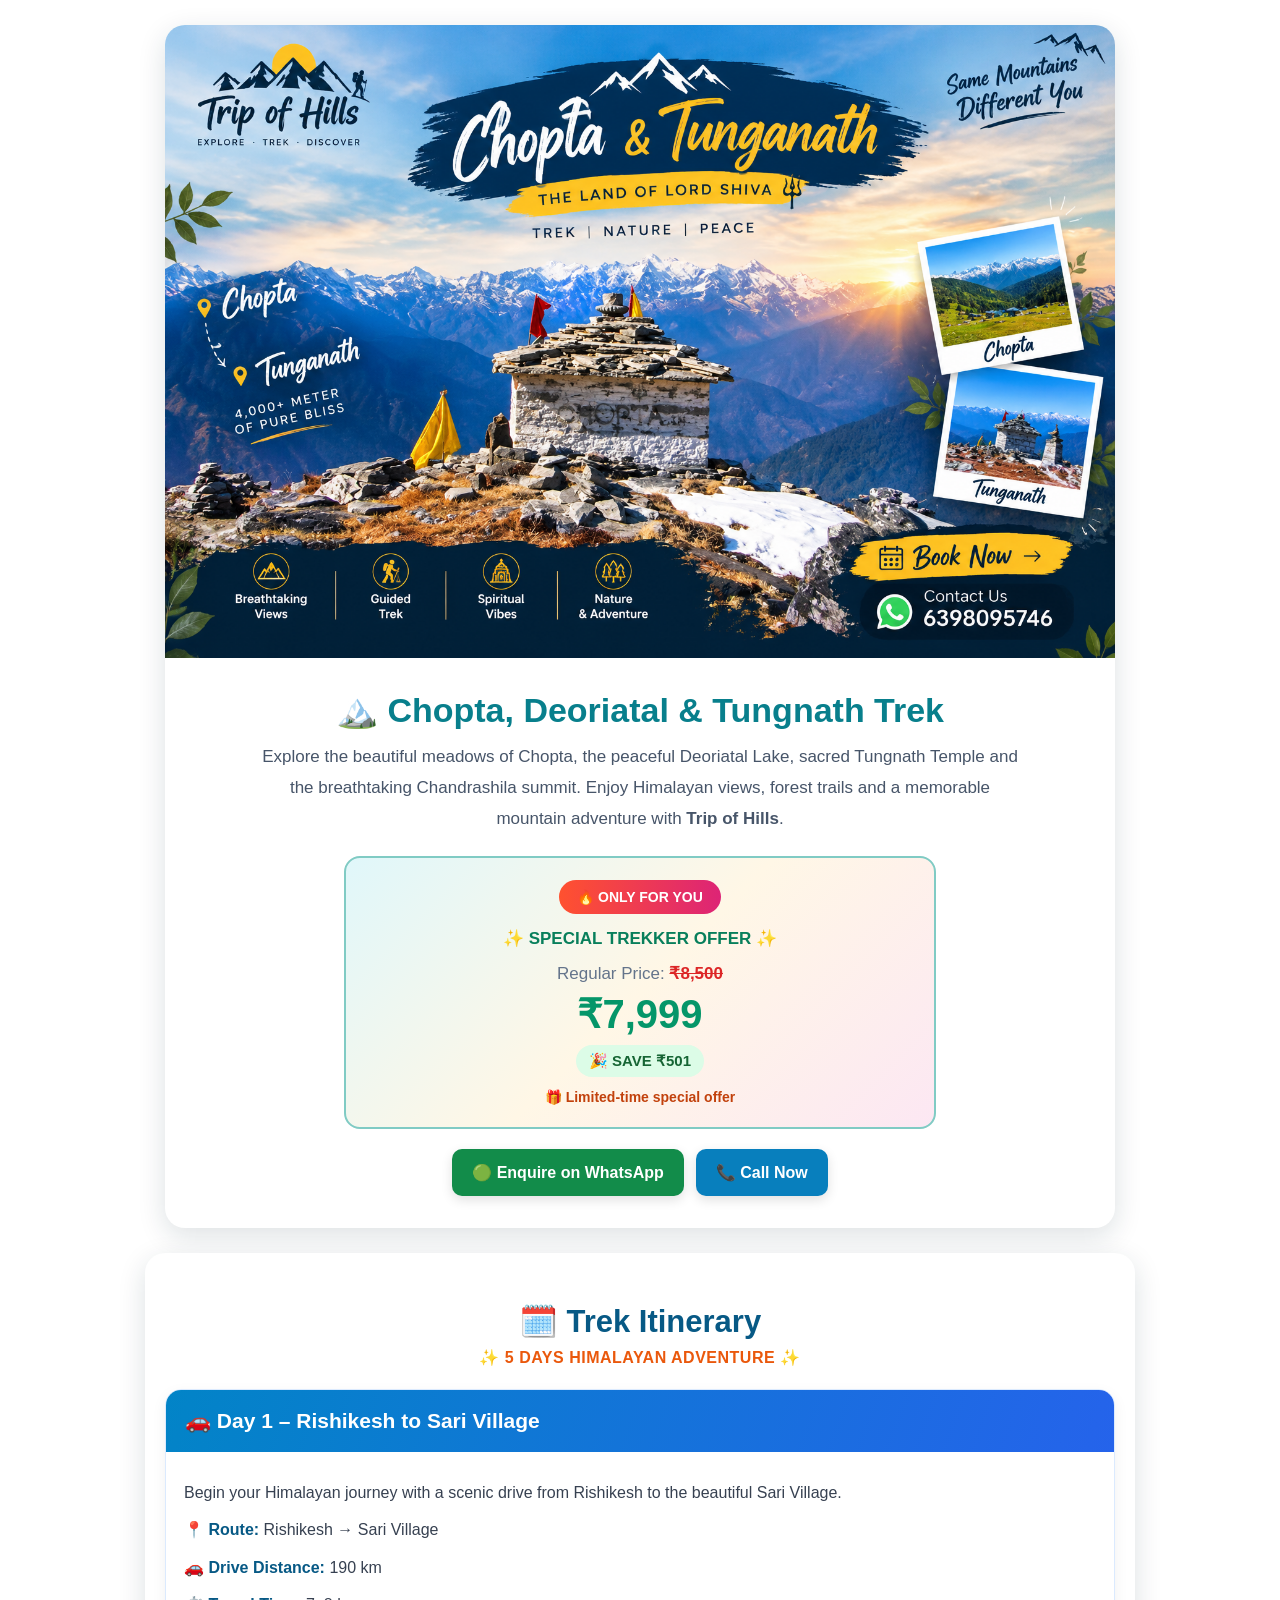
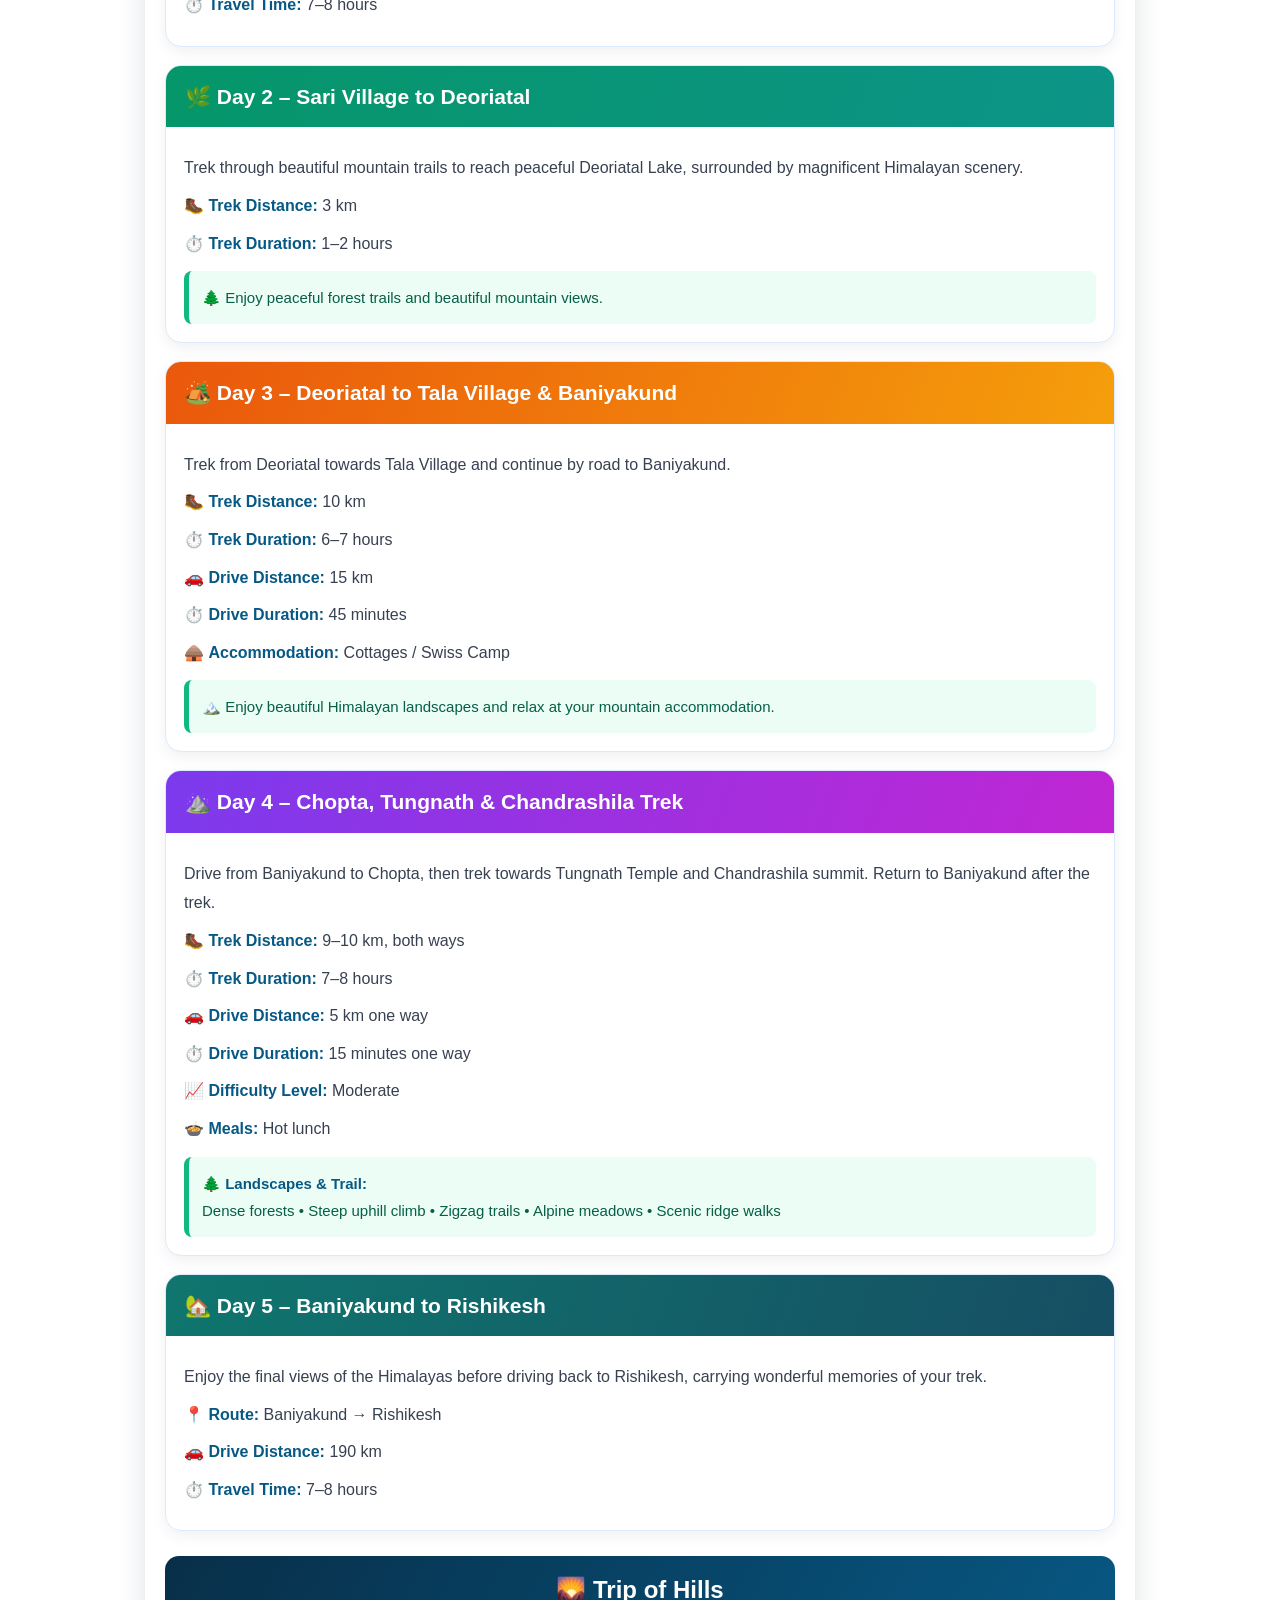
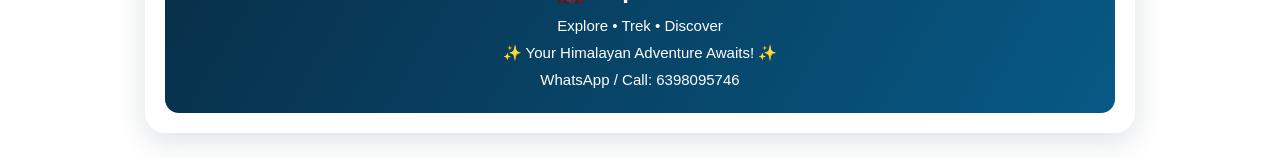
<file: chopta-tungnath-1.html>
<!DOCTYPE html>
<html lang="en">
<head>
<meta charset="UTF-8">
<meta name="viewport" content="width=device-width, initial-scale=1.0">
<title>Chopta &amp; Tungnath Trek | Trip of Hills</title>
<style>
/* Package card styling */
.package-card {
    max-width: 950px; margin: 25px auto; background:#fff; border-radius:20px;
    overflow:hidden; box-shadow:0 8px 28px rgba(15,45,60,.14);
    font-family:Arial,sans-serif; color:#243746;
}
.package-card > img {display:block;width:100%;height:auto;object-fit:cover}
.package-content {padding:24px;text-align:center}
.package-content h2 {font-size:clamp(25px,4vw,34px);color:#087f8c;margin:8px 0 12px;font-weight:900}
.package-description {font-size:17px;line-height:1.8;color:#475569;margin:0 auto 22px;max-width:760px}
.offer-price-box {
    background:linear-gradient(135deg,#e0f7fa,#fff7e6,#fce7f3);
    border:2px solid #80cbc4;border-radius:16px;padding:22px 14px;margin:20px auto;max-width:560px
}
.offer-badge {display:inline-block;background:linear-gradient(90deg,#ff512f,#dd2476);color:#fff;padding:9px 18px;border-radius:30px;font-weight:800;font-size:14px}
.special-label {display:block;margin-top:14px;font-size:17px;font-weight:900;color:#087f5b}
.old-price {display:block;margin-top:14px;font-size:17px;color:#64748b}
.old-price del {color:#dc2626;font-weight:800}
.price {display:block;margin-top:7px;font-size:clamp(32px,6vw,40px);font-weight:900;color:#059669}
.saving-badge {display:inline-block;background:#dcfce7;color:#166534;padding:7px 13px;margin-top:8px;border-radius:20px;font-size:15px;font-weight:800}
.offer-note {display:block;margin-top:12px;font-size:14px;color:#c2410c;font-weight:700}
.contact-buttons {display:flex;flex-wrap:wrap;justify-content:center;gap:12px;margin:20px 0 8px}
.contact-btn {display:inline-block;text-decoration:none;color:white;padding:14px 20px;border-radius:10px;font-weight:800;font-size:16px;box-shadow:0 4px 12px rgba(0,0,0,.12)}
.whatsapp-btn {background:#128c4a}.call-btn {background:#087fbd}
.section-title {font-size:clamp(24px,4vw,31px);font-weight:900;color:#075985;text-align:center;margin:30px 0 8px}
.section-subtitle {text-align:center;color:#ea580c;font-size:16px;font-weight:800;letter-spacing:.5px;margin:0 0 22px}
.trek-day {background:#fff;margin:18px 0;border-radius:16px;overflow:hidden;border:1px solid #dbeafe;box-shadow:0 5px 15px rgba(0,0,0,.06)}
.trek-day-title {padding:15px 19px;color:white;font-size:21px;font-weight:800;line-height:1.5}
.day-one{background:linear-gradient(110deg,#0284c7,#2563eb)}
.day-two{background:linear-gradient(110deg,#059669,#0d9488)}
.day-three{background:linear-gradient(110deg,#ea580c,#f59e0b)}
.day-four{background:linear-gradient(110deg,#7c3aed,#c026d3)}
.day-five{background:linear-gradient(110deg,#0f766e,#164e63)}
.trek-day-content{padding:18px}
.trek-day-content p{font-size:16px;color:#374151;line-height:1.85;margin:8px 0}
.trek-day-content strong{color:#075985}
.trek-highlight{background:#ecfdf5;border-left:5px solid #10b981;padding:13px;margin-top:13px;border-radius:8px;font-size:15px;color:#065f46;line-height:1.8}
.site-footer{text-align:center;margin-top:25px;padding:20px;border-radius:14px;background:linear-gradient(120deg,#082f49,#075985);color:#fff}
.site-footer h3{font-size:24px;margin:0 0 8px}.site-footer p{font-size:15px;line-height:1.8;margin:0}
@media(max-width:600px){.package-content{padding:16px}.package-description{font-size:16px}.trek-day-title{font-size:18px;padding:13px}.trek-day-content{padding:14px}.contact-btn{flex:1 1 100%;text-align:center}}
</style>
</head>
<body>

<!-- CHOPTA & TUNGNATH PACKAGE CARD -->
<div class="package-card">
  <img src="chopta-tungnath-poster.png" alt="Trip of Hills - Chopta and Tungnath poster">
  <div class="package-content">
    <h2>🏔️ Chopta, Deoriatal &amp; Tungnath Trek</h2>
    <p class="package-description">
      Explore the beautiful meadows of Chopta, the peaceful Deoriatal Lake,
      sacred Tungnath Temple and the breathtaking Chandrashila summit.
      Enjoy Himalayan views, forest trails and a memorable mountain adventure
      with <strong>Trip of Hills</strong>.
    </p>

    <div class="offer-price-box">
      <span class="offer-badge">🔥 ONLY FOR YOU</span>
      <span class="special-label">✨ SPECIAL TREKKER OFFER ✨</span>
      <span class="old-price">Regular Price: <del>₹8,500</del></span>
      <span class="price">₹7,999</span>
      <span class="saving-badge">🎉 SAVE ₹501</span>
      <span class="offer-note">🎁 Limited-time special offer</span>
    </div>

    <div class="contact-buttons">
      <a class="contact-btn whatsapp-btn" target="_blank" rel="noopener"
         href="https://wa.me/916398095746?text=Hello%20Trip%20of%20Hills%2C%20I%20want%20details%20about%20the%20Chopta%20and%20Tungnath%20package.">🟢 Enquire on WhatsApp</a>
      <a class="contact-btn call-btn" href="tel:+916398095746">📞 Call Now</a>
    </div>
  </div>
</div>

<!-- 5-DAY ITINERARY -->
<section class="package-card" style="padding:20px">
  <h2 class="section-title">🗓️ Trek Itinerary</h2>
  <p class="section-subtitle">✨ 5 DAYS HIMALAYAN ADVENTURE ✨</p>

  <div class="trek-day">
    <div class="trek-day-title day-one">🚗 Day 1 – Rishikesh to Sari Village</div>
    <div class="trek-day-content">
      <p>Begin your Himalayan journey with a scenic drive from Rishikesh to the beautiful Sari Village.</p>
      <p>📍 <strong>Route:</strong> Rishikesh → Sari Village</p>
      <p>🚗 <strong>Drive Distance:</strong> 190 km</p>
      <p>⏱️ <strong>Travel Time:</strong> 7–8 hours</p>
    </div>
  </div>

  <div class="trek-day">
    <div class="trek-day-title day-two">🌿 Day 2 – Sari Village to Deoriatal</div>
    <div class="trek-day-content">
      <p>Trek through beautiful mountain trails to reach peaceful Deoriatal Lake, surrounded by magnificent Himalayan scenery.</p>
      <p>🥾 <strong>Trek Distance:</strong> 3 km</p>
      <p>⏱️ <strong>Trek Duration:</strong> 1–2 hours</p>
      <div class="trek-highlight">🌲 Enjoy peaceful forest trails and beautiful mountain views.</div>
    </div>
  </div>

  <div class="trek-day">
    <div class="trek-day-title day-three">🏕️ Day 3 – Deoriatal to Tala Village &amp; Baniyakund</div>
    <div class="trek-day-content">
      <p>Trek from Deoriatal towards Tala Village and continue by road to Baniyakund.</p>
      <p>🥾 <strong>Trek Distance:</strong> 10 km</p>
      <p>⏱️ <strong>Trek Duration:</strong> 6–7 hours</p>
      <p>🚗 <strong>Drive Distance:</strong> 15 km</p>
      <p>⏱️ <strong>Drive Duration:</strong> 45 minutes</p>
      <p>🛖 <strong>Accommodation:</strong> Cottages / Swiss Camp</p>
      <div class="trek-highlight">🏔️ Enjoy beautiful Himalayan landscapes and relax at your mountain accommodation.</div>
    </div>
  </div>

  <div class="trek-day">
    <div class="trek-day-title day-four">⛰️ Day 4 – Chopta, Tungnath &amp; Chandrashila Trek</div>
    <div class="trek-day-content">
      <p>Drive from Baniyakund to Chopta, then trek towards Tungnath Temple and Chandrashila summit. Return to Baniyakund after the trek.</p>
      <p>🥾 <strong>Trek Distance:</strong> 9–10 km, both ways</p>
      <p>⏱️ <strong>Trek Duration:</strong> 7–8 hours</p>
      <p>🚗 <strong>Drive Distance:</strong> 5 km one way</p>
      <p>⏱️ <strong>Drive Duration:</strong> 15 minutes one way</p>
      <p>📈 <strong>Difficulty Level:</strong> Moderate</p>
      <p>🍲 <strong>Meals:</strong> Hot lunch</p>
      <div class="trek-highlight">🌲 <strong>Landscapes &amp; Trail:</strong><br>Dense forests • Steep uphill climb • Zigzag trails • Alpine meadows • Scenic ridge walks</div>
    </div>
  </div>

  <div class="trek-day">
    <div class="trek-day-title day-five">🏡 Day 5 – Baniyakund to Rishikesh</div>
    <div class="trek-day-content">
      <p>Enjoy the final views of the Himalayas before driving back to Rishikesh, carrying wonderful memories of your trek.</p>
      <p>📍 <strong>Route:</strong> Baniyakund → Rishikesh</p>
      <p>🚗 <strong>Drive Distance:</strong> 190 km</p>
      <p>⏱️ <strong>Travel Time:</strong> 7–8 hours</p>
    </div>
  </div>

  <div class="site-footer">
    <h3>🌄 Trip of Hills</h3>
    <p>Explore • Trek • Discover<br>✨ Your Himalayan Adventure Awaits! ✨<br>WhatsApp / Call: 6398095746</p>
  </div>
</section>

</body>
</html>
</file>
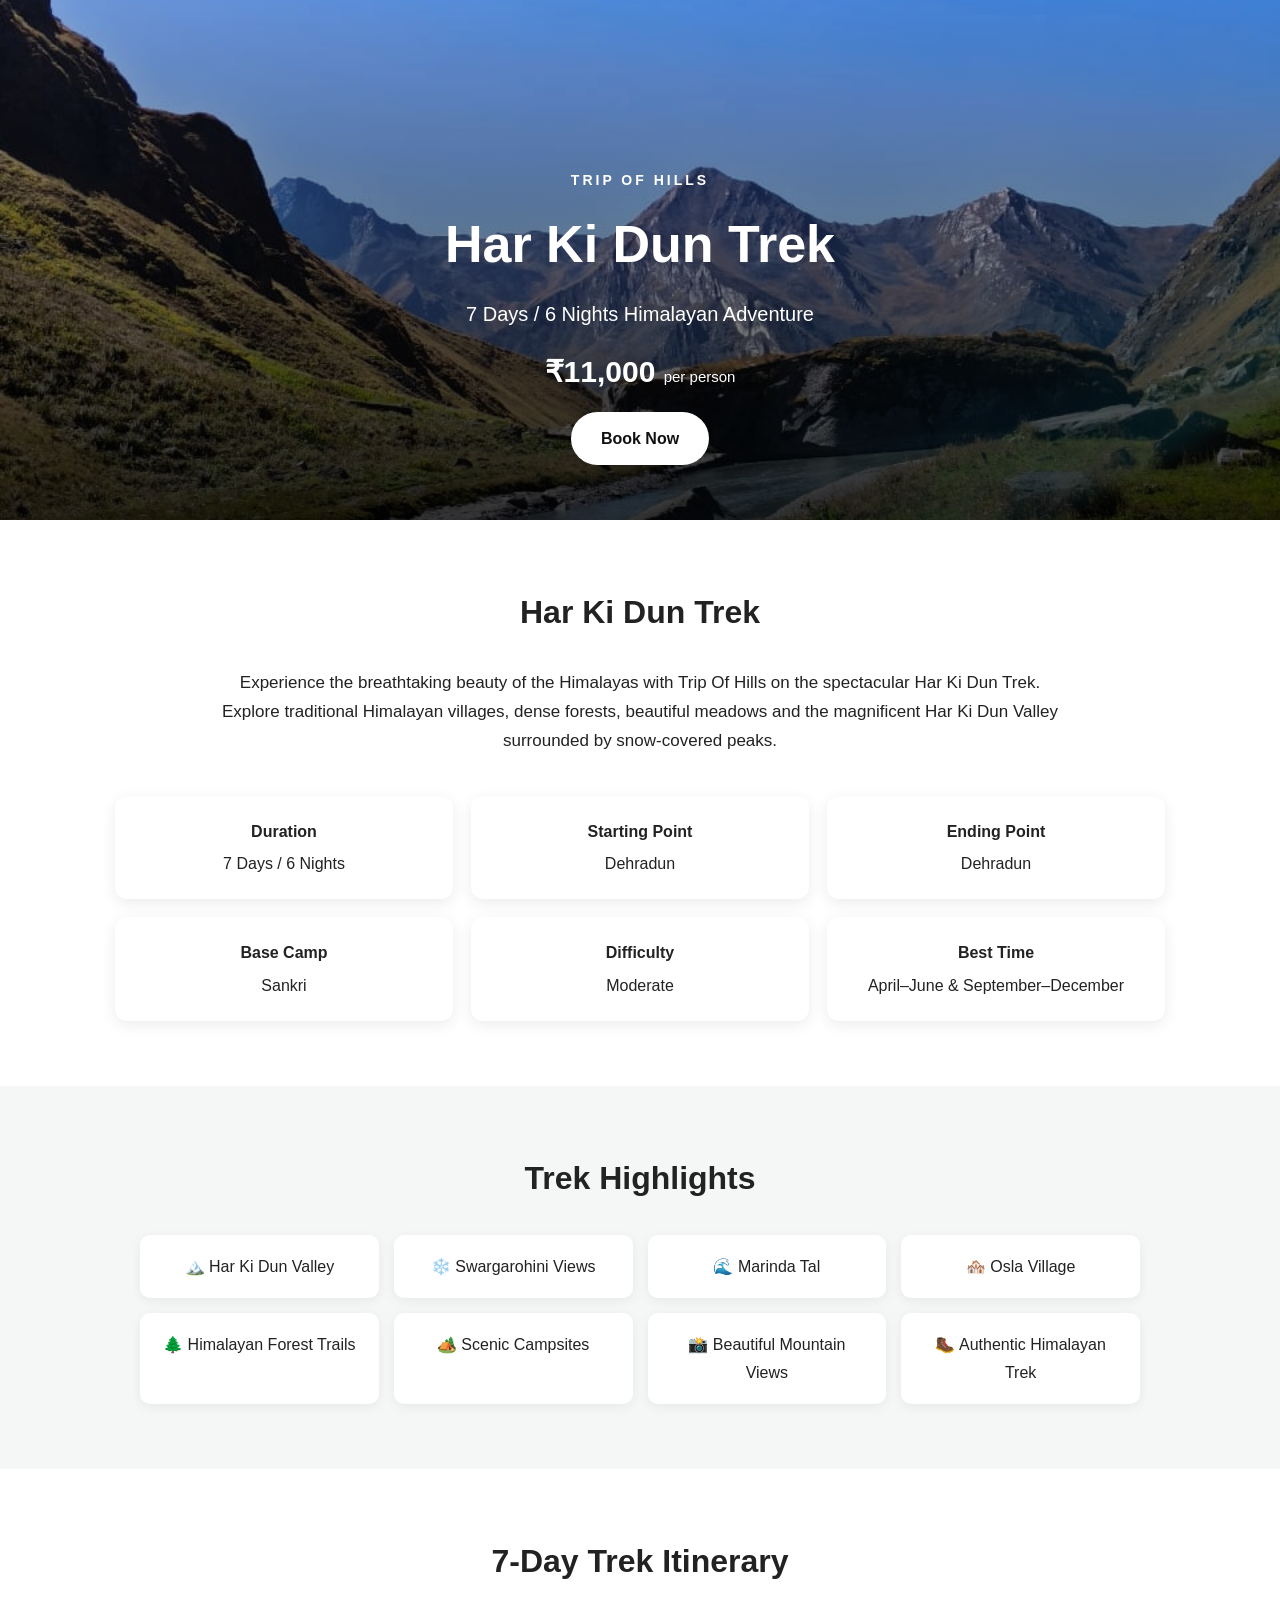
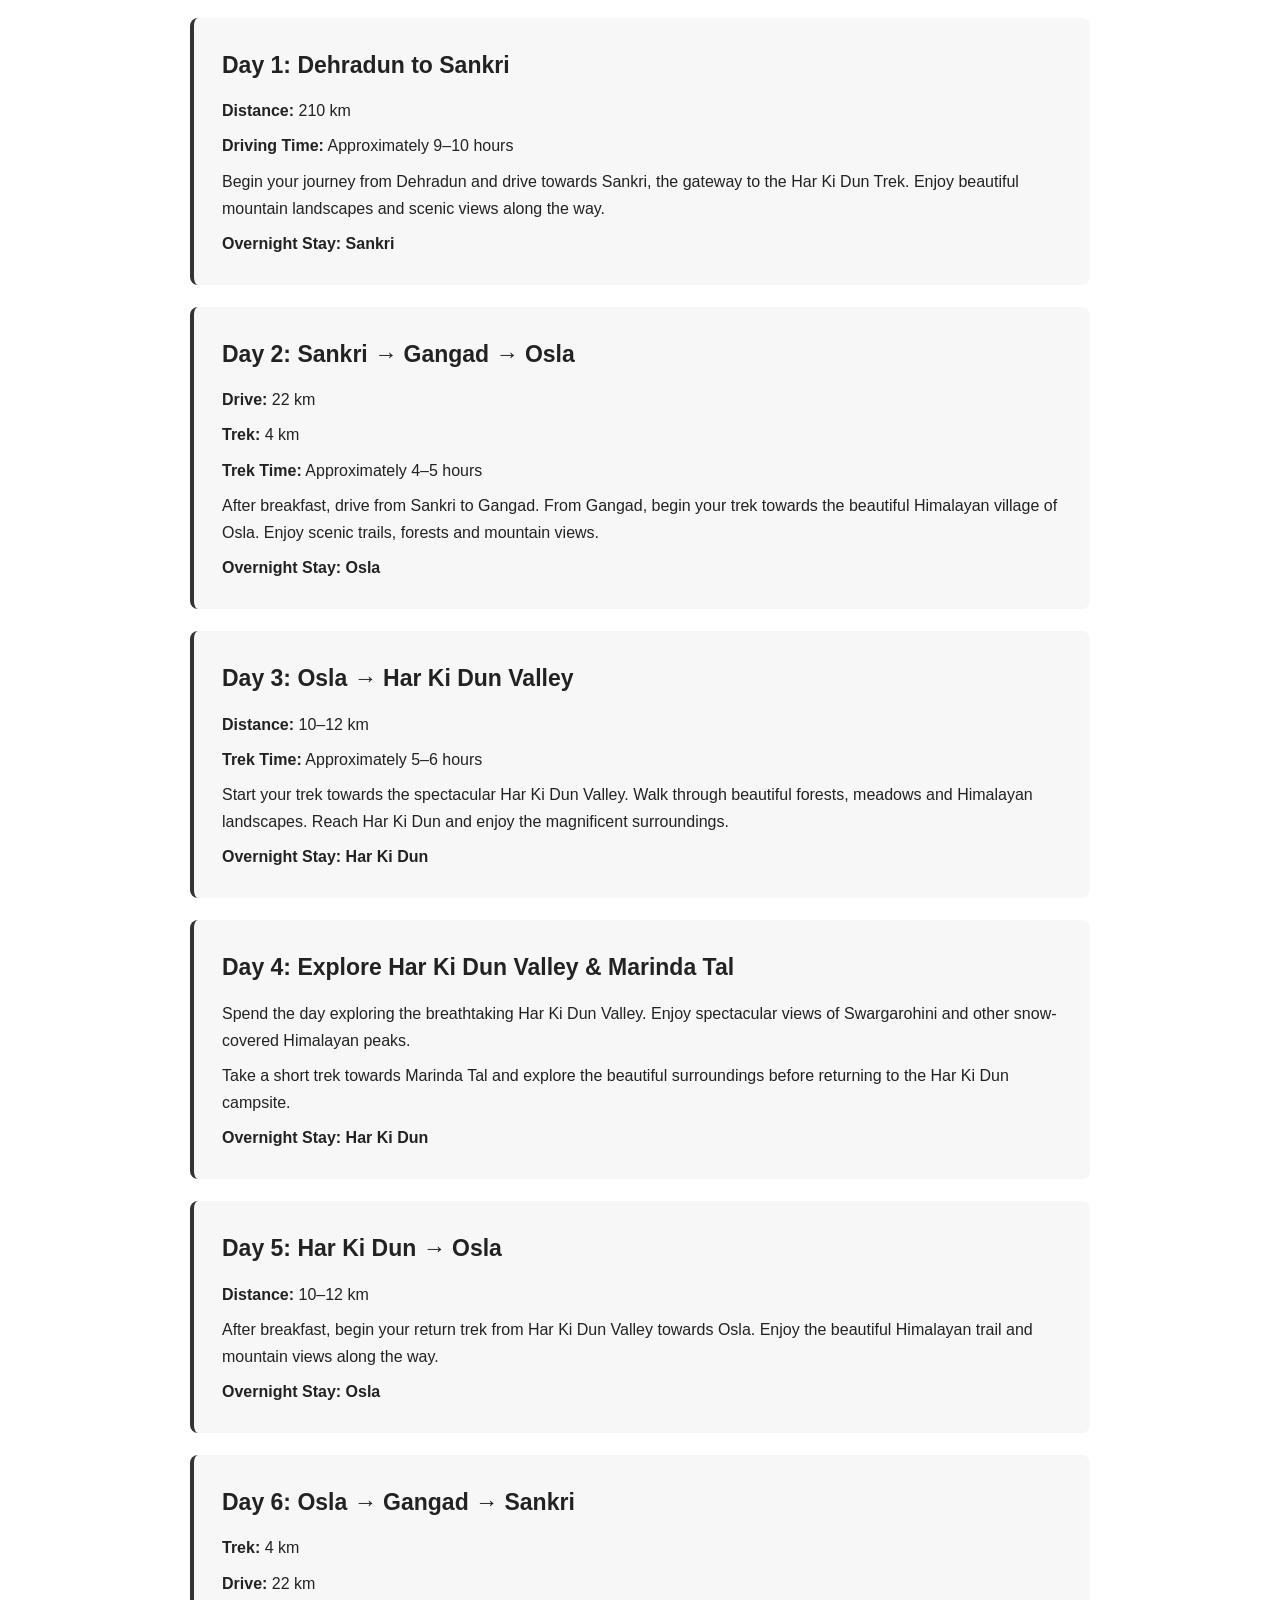
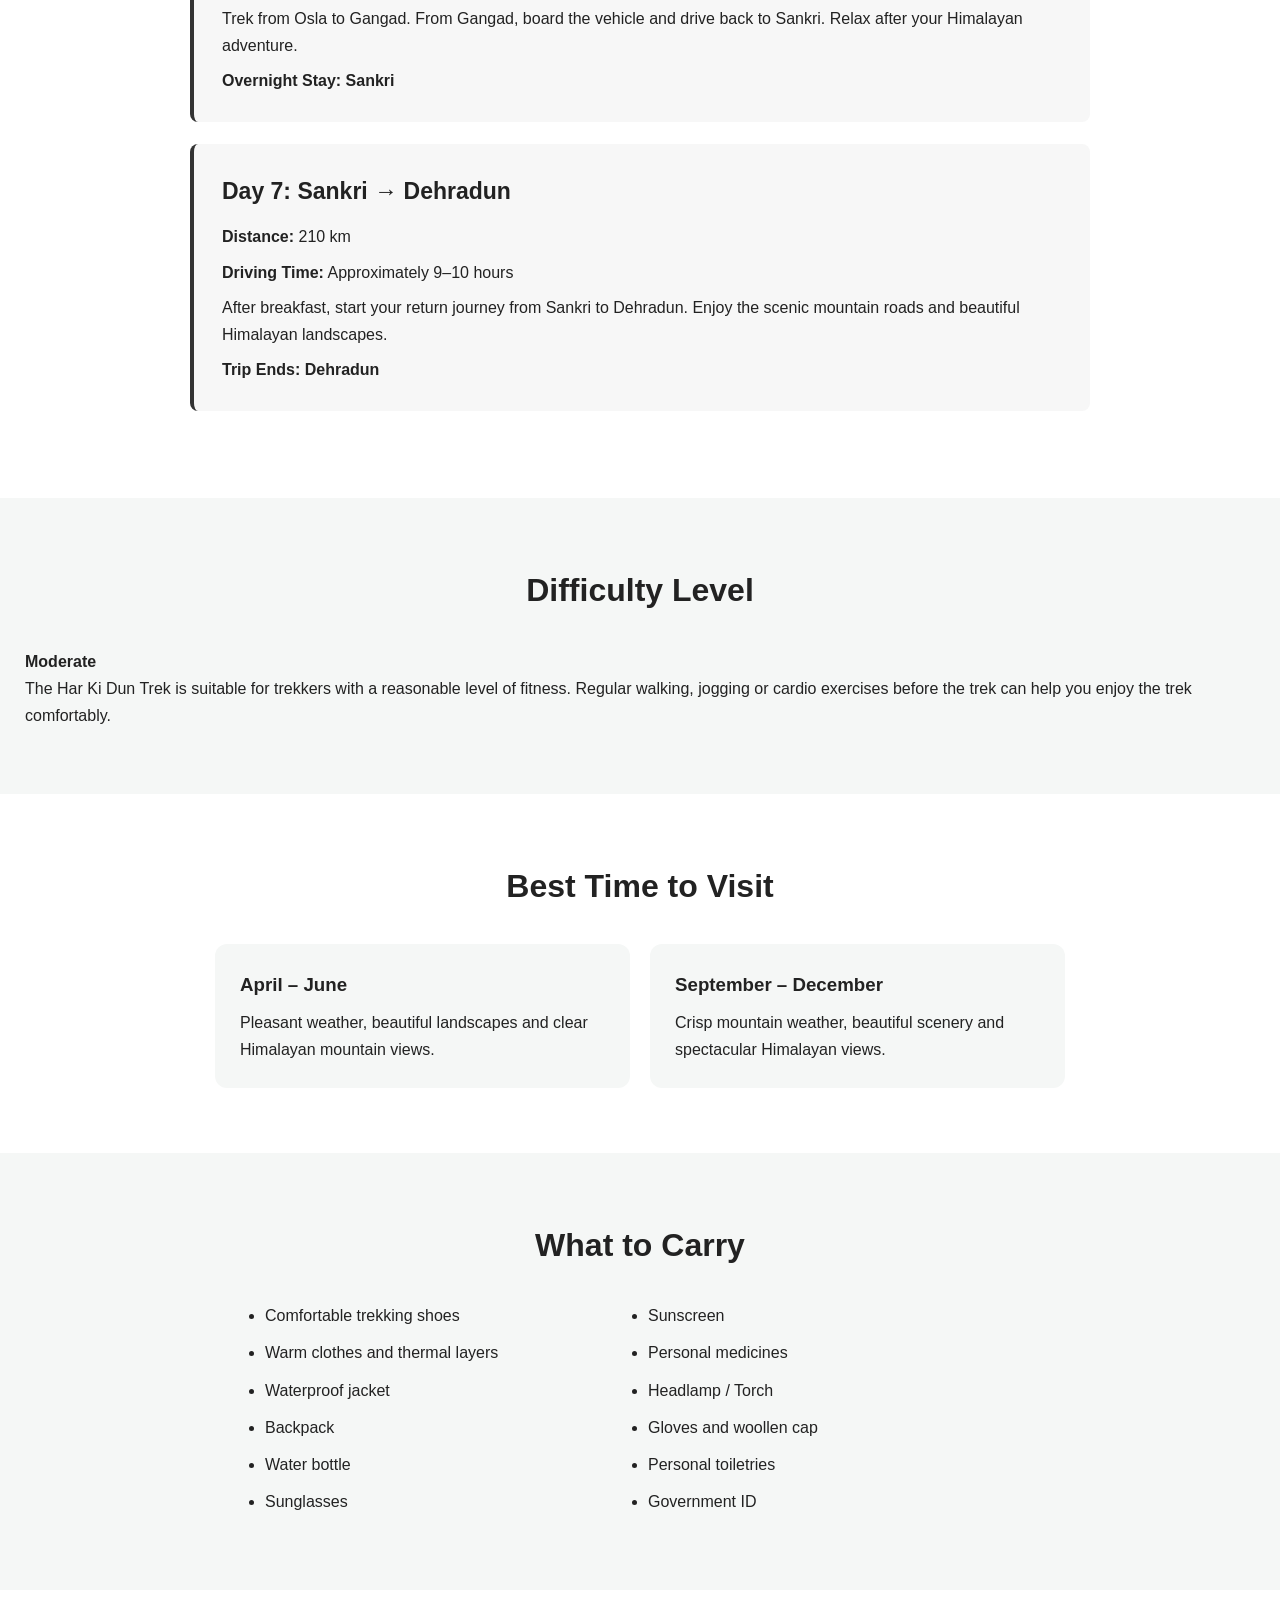
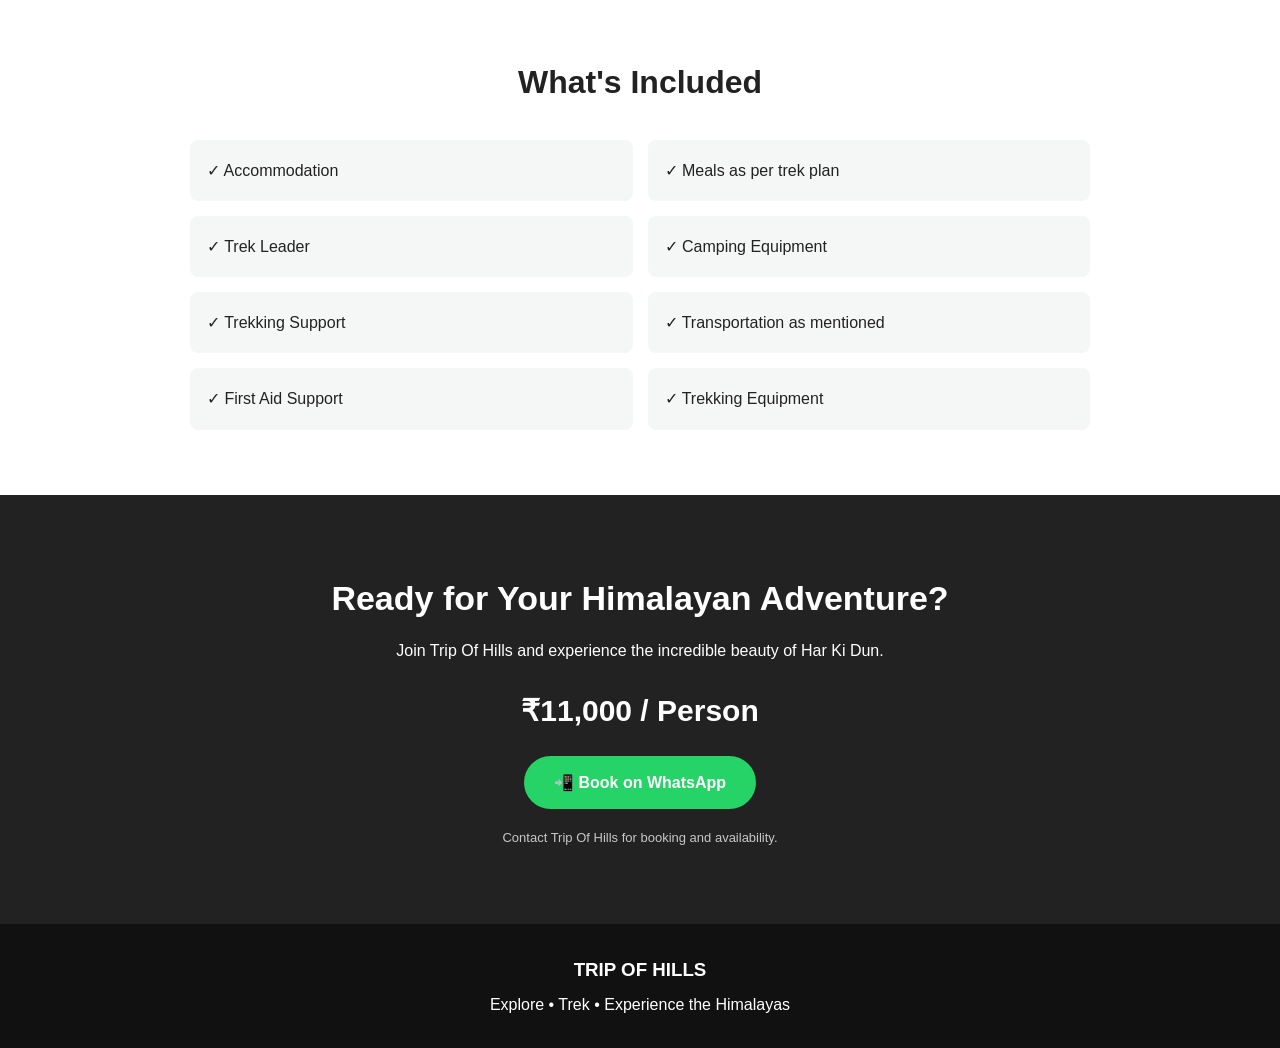
<file: har-ki-dun.html>
<!DOCTYPE html>
<html lang="en">
<head>
    <meta charset="UTF-8">
    <meta name="viewport" content="width=device-width, initial-scale=1.0">

    <title>Har Ki Dun Trek - 7 Days | Trip Of Hills</title>

    <link rel="stylesheet" href="har-ki-dun.css">
</head>

<body>

<!-- HERO SECTION -->
<section class="hero">
    <img src="har-ki-dun-1.jpg" alt="Har Ki Dun Trek">
<img src="har-ki-dun-2.jpg" alt="Har Ki Dun Trek">

    <div class="hero-content">
        <p class="tag">TRIP OF HILLS</p>
        <h1>Har Ki Dun Trek</h1>
        <p>7 Days / 6 Nights Himalayan Adventure</p>

        <div class="price">₹11,000 <span>per person</span></div>

        <a href="#booking" class="btn">Book Now</a>
    </div>
</section>


<!-- OVERVIEW -->
<section class="section">
    <h2>Har Ki Dun Trek</h2>

    <p class="intro">
        Experience the breathtaking beauty of the Himalayas with Trip Of Hills
        on the spectacular Har Ki Dun Trek. Explore traditional Himalayan
        villages, dense forests, beautiful meadows and the magnificent
        Har Ki Dun Valley surrounded by snow-covered peaks.
    </p>

    <div class="overview-grid">

        <div class="info-box">
            <strong>Duration</strong>
            <span>7 Days / 6 Nights</span>
        </div>

        <div class="info-box">
            <strong>Starting Point</strong>
            <span>Dehradun</span>
        </div>

        <div class="info-box">
            <strong>Ending Point</strong>
            <span>Dehradun</span>
        </div>

        <div class="info-box">
            <strong>Base Camp</strong>
            <span>Sankri</span>
        </div>

        <div class="info-box">
            <strong>Difficulty</strong>
            <span>Moderate</span>
        </div>

        <div class="info-box">
            <strong>Best Time</strong>
            <span>April–June & September–December</span>
        </div>

    </div>
</section>


<!-- HIGHLIGHTS -->
<section class="section light">
    <h2>Trek Highlights</h2>

    <div class="highlights">

        <div>🏔️ Har Ki Dun Valley</div>
        <div>❄️ Swargarohini Views</div>
        <div>🌊 Marinda Tal</div>
        <div>🏘️ Osla Village</div>
        <div>🌲 Himalayan Forest Trails</div>
        <div>🏕️ Scenic Campsites</div>
        <div>📸 Beautiful Mountain Views</div>
        <div>🥾 Authentic Himalayan Trek</div>

    </div>
</section>


<!-- ITINERARY -->
<section class="section">
    <h2>7-Day Trek Itinerary</h2>

    <div class="day">

        <h3>Day 1: Dehradun to Sankri</h3>

        <p><b>Distance:</b> 210 km</p>
        <p><b>Driving Time:</b> Approximately 9–10 hours</p>

        <p>
            Begin your journey from Dehradun and drive towards Sankri,
            the gateway to the Har Ki Dun Trek. Enjoy beautiful mountain
            landscapes and scenic views along the way.
        </p>

        <b>Overnight Stay: Sankri</b>
    </div>


    <div class="day">

        <h3>Day 2: Sankri → Gangad → Osla</h3>

        <p><b>Drive:</b> 22 km</p>
        <p><b>Trek:</b> 4 km</p>
        <p><b>Trek Time:</b> Approximately 4–5 hours</p>

        <p>
            After breakfast, drive from Sankri to Gangad. From Gangad,
            begin your trek towards the beautiful Himalayan village of Osla.
            Enjoy scenic trails, forests and mountain views.
        </p>

        <b>Overnight Stay: Osla</b>
    </div>


    <div class="day">

        <h3>Day 3: Osla → Har Ki Dun Valley</h3>

        <p><b>Distance:</b> 10–12 km</p>
        <p><b>Trek Time:</b> Approximately 5–6 hours</p>

        <p>
            Start your trek towards the spectacular Har Ki Dun Valley.
            Walk through beautiful forests, meadows and Himalayan landscapes.
            Reach Har Ki Dun and enjoy the magnificent surroundings.
        </p>

        <b>Overnight Stay: Har Ki Dun</b>
    </div>


    <div class="day">

        <h3>Day 4: Explore Har Ki Dun Valley & Marinda Tal</h3>

        <p>
            Spend the day exploring the breathtaking Har Ki Dun Valley.
            Enjoy spectacular views of Swargarohini and other snow-covered
            Himalayan peaks.
        </p>

        <p>
            Take a short trek towards Marinda Tal and explore the beautiful
            surroundings before returning to the Har Ki Dun campsite.
        </p>

        <b>Overnight Stay: Har Ki Dun</b>
    </div>


    <div class="day">

        <h3>Day 5: Har Ki Dun → Osla</h3>

        <p><b>Distance:</b> 10–12 km</p>

        <p>
            After breakfast, begin your return trek from Har Ki Dun Valley
            towards Osla. Enjoy the beautiful Himalayan trail and mountain
            views along the way.
        </p>

        <b>Overnight Stay: Osla</b>
    </div>


    <div class="day">

        <h3>Day 6: Osla → Gangad → Sankri</h3>

        <p><b>Trek:</b> 4 km</p>
        <p><b>Drive:</b> 22 km</p>

        <p>
            Trek from Osla to Gangad. From Gangad, board the vehicle and
            drive back to Sankri. Relax after your Himalayan adventure.
        </p>

        <b>Overnight Stay: Sankri</b>
    </div>


    <div class="day">

        <h3>Day 7: Sankri → Dehradun</h3>

        <p><b>Distance:</b> 210 km</p>
        <p><b>Driving Time:</b> Approximately 9–10 hours</p>

        <p>
            After breakfast, start your return journey from Sankri to
            Dehradun. Enjoy the scenic mountain roads and beautiful
            Himalayan landscapes.
        </p>

        <b>Trip Ends: Dehradun</b>
    </div>

</section>


<!-- DIFFICULTY -->
<section class="section light">

    <h2>Difficulty Level</h2>

    <p>
        <strong>Moderate</strong>
    </p>

    <p>
        The Har Ki Dun Trek is suitable for trekkers with a reasonable
        level of fitness. Regular walking, jogging or cardio exercises
        before the trek can help you enjoy the trek comfortably.
    </p>

</section>


<!-- BEST TIME -->
<section class="section">

    <h2>Best Time to Visit</h2>

    <div class="season">

        <div>
            <h3>April – June</h3>
            <p>
                Pleasant weather, beautiful landscapes and clear
                Himalayan mountain views.
            </p>
        </div>

        <div>
            <h3>September – December</h3>
            <p>
                Crisp mountain weather, beautiful scenery and
                spectacular Himalayan views.
            </p>
        </div>

    </div>

</section>


<!-- WHAT TO CARRY -->
<section class="section light">

    <h2>What to Carry</h2>

    <ul class="carry">
        <li>Comfortable trekking shoes</li>
        <li>Warm clothes and thermal layers</li>
        <li>Waterproof jacket</li>
        <li>Backpack</li>
        <li>Water bottle</li>
        <li>Sunglasses</li>
        <li>Sunscreen</li>
        <li>Personal medicines</li>
        <li>Headlamp / Torch</li>
        <li>Gloves and woollen cap</li>
        <li>Personal toiletries</li>
        <li>Government ID</li>
    </ul>

</section>


<!-- INCLUSIONS -->
<section class="section">

    <h2>What's Included</h2>

    <div class="include-grid">

        <div>✓ Accommodation</div>
        <div>✓ Meals as per trek plan</div>
        <div>✓ Trek Leader</div>
        <div>✓ Camping Equipment</div>
        <div>✓ Trekking Support</div>
        <div>✓ Transportation as mentioned</div>
        <div>✓ First Aid Support</div>
        <div>✓ Trekking Equipment</div>

    </div>

</section>


<!-- BOOKING -->
<section class="booking" id="booking">

    <h2>Ready for Your Himalayan Adventure?</h2>

    <p>
        Join Trip Of Hills and experience the incredible beauty
        of Har Ki Dun.
    </p>

    <div class="booking-price">₹11,000 / Person</div>

    <!-- अपना WhatsApp नंबर नीचे डालें -->
    <a
        href="https://wa.me/916398095746"
        class="whatsapp"
        target="_blank">
        📲 Book on WhatsApp
    </a>

    <p class="small">
        Contact Trip Of Hills for booking and availability.
    </p>

</section>


<!-- FOOTER -->
<footer>

    <h3>TRIP OF HILLS</h3>

    <p>Explore • Trek • Experience the Himalayas</p>

</footer>

</body>
</html>
</file>
<file: har-ki-dun.css>
* {
    margin: 0;
    padding: 0;
    box-sizing: border-box;
}

html {
    scroll-behavior: smooth;
}

body {
    font-family: Arial, sans-serif;
    line-height: 1.7;
    color: #222;
    background: #ffffff;
}


/* HERO */

.hero {
    position: relative;
    height: 520px;
    overflow: hidden;
}

.hero img {
    width: 100%;
    height: 100%;
    object-fit: cover;
    display: block;
}

.hero::after {
    content: "";
    position: absolute;
    inset: 0;
    background: linear-gradient(
        to bottom,
        rgba(0,0,0,0.15),
        rgba(0,0,0,0.75)
    );
}

.hero-content {
    position: absolute;
    z-index: 2;
    left: 50%;
    bottom: 55px;
    transform: translateX(-50%);
    text-align: center;
    color: white;
    width: 90%;
}

.tag {
    font-size: 14px;
    letter-spacing: 3px;
    font-weight: bold;
}

.hero h1 {
    font-size: 52px;
    margin: 8px 0;
}

.hero-content > p:not(.tag) {
    font-size: 20px;
}

.price {
    font-size: 30px;
    font-weight: bold;
    margin: 15px 0;
}

.price span {
    font-size: 15px;
    font-weight: normal;
}


/* BUTTON */

.btn,
.whatsapp {
    display: inline-block;
    padding: 13px 30px;
    border-radius: 30px;
    text-decoration: none;
    font-weight: bold;
    transition: 0.3s;
}

.btn {
    background: white;
    color: #111;
}

.btn:hover {
    transform: translateY(-3px);
}


/* SECTIONS */

.section {
    max-width: 1100px;
    margin: auto;
    padding: 65px 25px;
}

.section.light {
    max-width: none;
    background: #f5f7f6;
}

.section h2 {
    text-align: center;
    font-size: 32px;
    margin-bottom: 30px;
}

.intro {
    max-width: 850px;
    margin: auto;
    text-align: center;
    font-size: 17px;
}


/* OVERVIEW */

.overview-grid {
    display: grid;
    grid-template-columns: repeat(3, 1fr);
    gap: 18px;
    margin-top: 40px;
}

.info-box {
    padding: 22px;
    background: white;
    border-radius: 12px;
    text-align: center;
    box-shadow: 0 4px 15px rgba(0,0,0,0.08);
}

.info-box strong {
    display: block;
    margin-bottom: 5px;
}


/* HIGHLIGHTS */

.highlights {
    max-width: 1000px;
    margin: auto;
    display: grid;
    grid-template-columns: repeat(4, 1fr);
    gap: 15px;
}

.highlights div {
    background: white;
    padding: 18px;
    text-align: center;
    border-radius: 10px;
    box-shadow: 0 3px 12px rgba(0,0,0,0.06);
}


/* ITINERARY */

.day {
    max-width: 900px;
    margin: 0 auto 22px;
    padding: 28px;
    border-left: 4px solid #333;
    background: #f7f7f7;
    border-radius: 8px;
}

.day h3 {
    font-size: 23px;
    margin-bottom: 12px;
}

.day p {
    margin-bottom: 8px;
}


/* SEASON */

.season {
    max-width: 850px;
    margin: auto;
    display: grid;
    grid-template-columns: 1fr 1fr;
    gap: 20px;
}

.season div {
    padding: 25px;
    background: #f5f7f6;
    border-radius: 12px;
}

.season h3 {
    margin-bottom: 8px;
}


/* CARRY */

.carry {
    max-width: 750px;
    margin: auto;
    columns: 2;
}

.carry li {
    margin-bottom: 10px;
}


/* INCLUDED */

.include-grid {
    max-width: 900px;
    margin: auto;
    display: grid;
    grid-template-columns: repeat(2, 1fr);
    gap: 15px;
}

.include-grid div {
    padding: 17px;
    background: #f5f7f6;
    border-radius: 8px;
}


/* BOOKING */

.booking {
    padding: 75px 20px;
    text-align: center;
    background: #222;
    color: white;
}

.booking h2 {
    font-size: 34px;
    margin-bottom: 10px;
}

.booking-price {
    font-size: 30px;
    font-weight: bold;
    margin: 20px;
}

.whatsapp {
    background: #25d366;
    color: white;
}

.whatsapp:hover {
    transform: translateY(-3px);
}

.small {
    margin-top: 18px;
    font-size: 13px;
    opacity: 0.75;
}


/* FOOTER */

footer {
    padding: 30px 20px;
    text-align: center;
    background: #111;
    color: white;
}

footer h3 {
    margin-bottom: 5px;
}


/* MOBILE */

@media (max-width: 768px) {

    .hero {
        height: 460px;
    }

    .hero h1 {
        font-size: 36px;
    }

    .hero-content > p:not(.tag) {
        font-size: 16px;
    }

    .overview-grid {
        grid-template-columns: 1fr 1fr;
    }

    .highlights {
        grid-template-columns: 1fr 1fr;
    }

    .season {
        grid-template-columns: 1fr;
    }

    .carry {
        columns: 1;
    }

    .include-grid {
        grid-template-columns: 1fr;
    }

}


@media (max-width: 480px) {

    .overview-grid {
        grid-template-columns: 1fr;
    }

    .highlights {
        grid-template-columns: 1fr;
    }

    .hero h1 {
        font-size: 30px;
    }

    .section {
        padding: 45px 18px;
    }

    .section h2 {
        font-size: 27px;
    }

}
</file>
